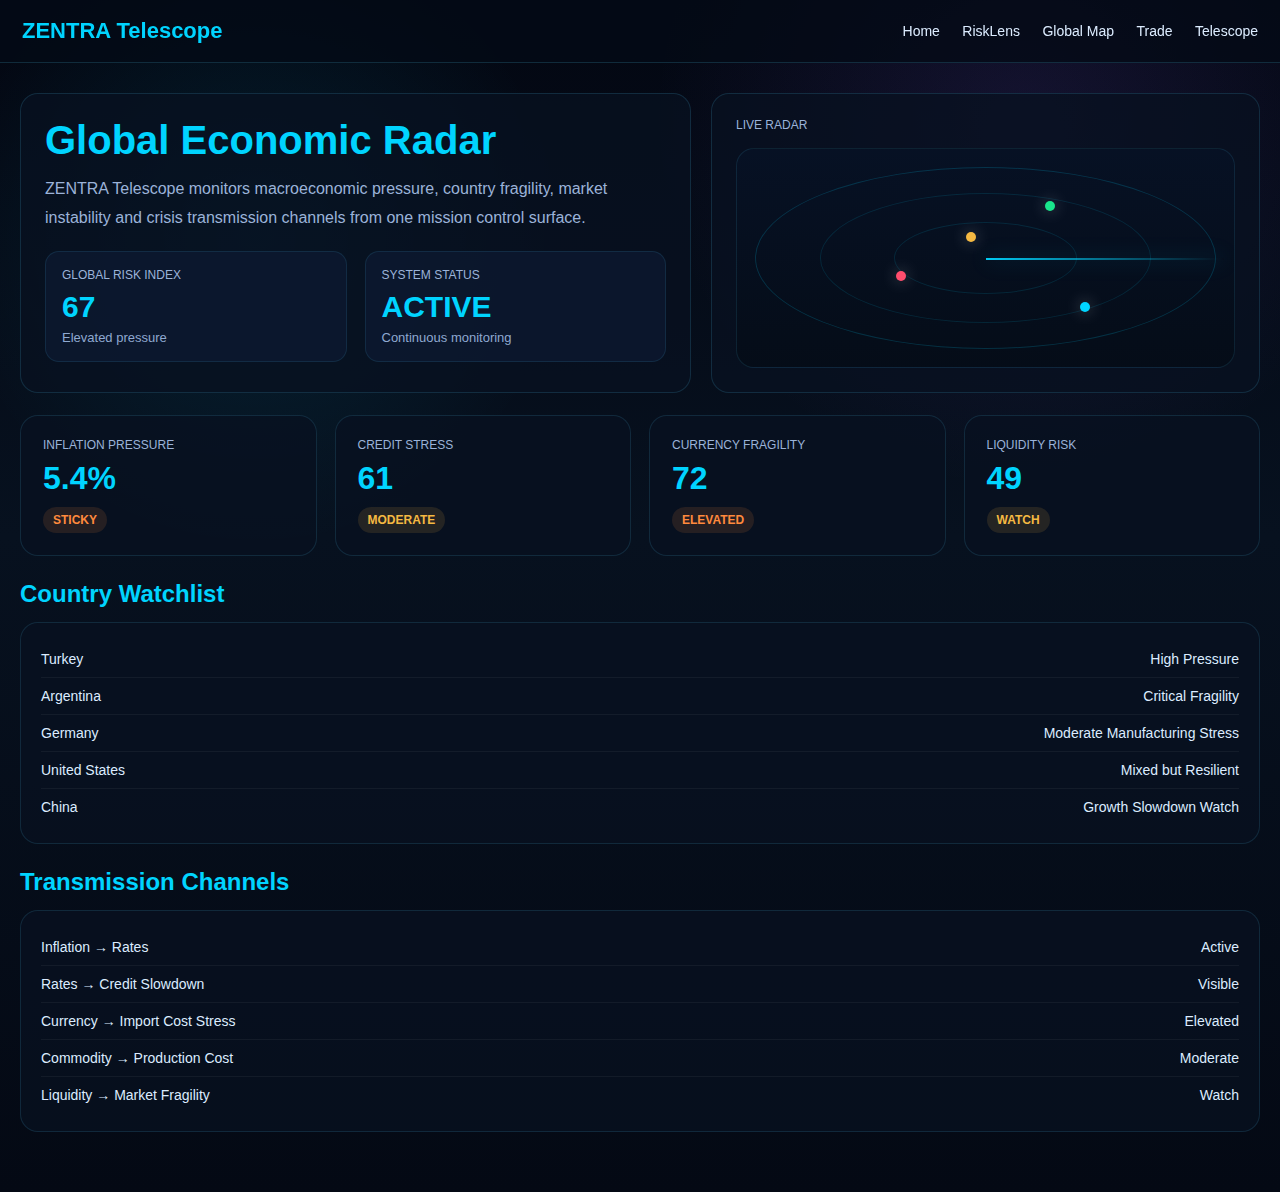
<file: apps/telescope/index.html>
<!doctype html>
<html lang="en">
<head>
<meta charset="utf-8">
<meta name="viewport" content="width=device-width,initial-scale=1">
<title>ZENTRA Global Economic Radar</title>

<style>
*{box-sizing:border-box;margin:0;padding:0}

:root{
--bg:#030712;
--panel:#081120;
--line:#163052;
--text:#eef6ff;
--muted:#9bb3d9;
--cyan:#00d4ff;
--violet:#8b5cf6;
--green:#19e68c;
--yellow:#f5b942;
--orange:#ff8a3d;
--red:#ff4d6d;
}

body{
font-family:Arial,sans-serif;
background:
radial-gradient(circle at 20% 20%, rgba(0,212,255,.10), transparent 22%),
radial-gradient(circle at 80% 10%, rgba(139,92,246,.12), transparent 25%),
linear-gradient(180deg,#030712,#07111f 45%,#040914);
color:var(--text);
overflow-x:hidden;
}

.topbar{
display:flex;
justify-content:space-between;
align-items:center;
padding:18px 22px;
background:rgba(4,10,22,.78);
border-bottom:1px solid rgba(76,201,240,.18);
position:sticky;
top:0;
z-index:20;
}

.brand{
color:var(--cyan);
font-size:22px;
font-weight:bold;
}

.menu a{
color:#dcecff;
text-decoration:none;
margin-left:18px;
font-size:14px;
}

.container{
max-width:1280px;
margin:auto;
padding:30px 20px 60px;
}

.hero{
display:grid;
grid-template-columns:1.1fr .9fr;
gap:20px;
margin-bottom:22px;
}

.panel{
background:rgba(8,17,32,.78);
border:1px solid rgba(76,201,240,.16);
border-radius:18px;
padding:24px;
}

.hero h1{
font-size:40px;
color:var(--cyan);
margin-bottom:12px;
}

.hero p{
color:var(--muted);
line-height:1.8;
max-width:800px;
}

.hud{
display:grid;
grid-template-columns:1fr 1fr;
gap:14px;
}

.metric{
background:rgba(12,24,48,.82);
border:1px solid rgba(76,201,240,.12);
border-radius:14px;
padding:16px;
}

.metric .label{
font-size:12px;
text-transform:uppercase;
color:var(--muted);
margin-bottom:8px;
}

.metric .value{
font-size:30px;
font-weight:bold;
color:var(--cyan);
}

.metric .sub{
margin-top:6px;
font-size:13px;
color:#8fa9d1;
}

.radar-box{
margin-top:16px;
min-height:220px;
background:linear-gradient(180deg, rgba(7,18,37,.95), rgba(5,13,24,.95));
border:1px solid rgba(76,201,240,.12);
border-radius:18px;
position:relative;
overflow:hidden;
}

.radar{
position:absolute;
inset:18px;
border-radius:50%;
border:1px solid rgba(0,212,255,.18);
}

.radar::before,.radar::after{
content:"";
position:absolute;
border-radius:50%;
border:1px solid rgba(0,212,255,.12);
}

.radar::before{inset:14%}
.radar::after{inset:30%}

.sweep{
position:absolute;
left:50%;
top:50%;
width:48%;
height:2px;
transform-origin:left center;
background:linear-gradient(90deg, rgba(0,212,255,.95), transparent);
box-shadow:0 0 20px rgba(0,212,255,.35);
animation:spin 4s linear infinite;
}

@keyframes spin{
from{transform:rotate(0deg)}
to{transform:rotate(360deg)}
}

.dot{
position:absolute;
width:10px;height:10px;border-radius:50%;
box-shadow:0 0 16px rgba(255,255,255,.35);
}
.d1{top:24%;left:62%;background:var(--green)}
.d2{top:56%;left:32%;background:var(--red)}
.d3{top:70%;left:69%;background:var(--cyan)}
.d4{top:38%;left:46%;background:var(--yellow)}

.grid{
display:grid;
grid-template-columns:repeat(4,1fr);
gap:18px;
margin-top:18px;
}

.card{
background:rgba(8,17,32,.78);
border:1px solid rgba(76,201,240,.14);
border-radius:18px;
padding:22px;
}

.card .label{
font-size:12px;
color:var(--muted);
text-transform:uppercase;
margin-bottom:8px;
}

.card .value{
font-size:32px;
font-weight:bold;
color:var(--cyan);
}

.band{
display:inline-block;
margin-top:10px;
padding:6px 10px;
border-radius:999px;
font-size:12px;
font-weight:bold;
text-transform:uppercase;
}

.low{color:var(--green);background:rgba(25,230,140,.12)}
.medium{color:var(--yellow);background:rgba(245,185,66,.12)}
.high{color:var(--orange);background:rgba(255,138,61,.12)}
.critical{color:var(--red);background:rgba(255,77,109,.12)}

.section{
margin-top:24px;
}

.section h2{
color:var(--cyan);
margin-bottom:14px;
}

.table{
background:rgba(8,17,32,.78);
border:1px solid rgba(76,201,240,.14);
border-radius:18px;
padding:18px 20px;
}

.row{
display:flex;
justify-content:space-between;
gap:16px;
padding:10px 0;
border-bottom:1px solid rgba(255,255,255,.05);
}

.row:last-child{border-bottom:none}

.row span{
color:#dcecff;
font-size:14px;
}

@media(max-width:1050px){
.hero{grid-template-columns:1fr}
.grid{grid-template-columns:repeat(2,1fr)}
}

@media(max-width:700px){
.grid{grid-template-columns:1fr}
.menu{display:none}
.hero h1{font-size:32px}
}
</style>
</head>

<body>

<div class="topbar">
  <div class="brand">ZENTRA Telescope</div>
  <div class="menu">
    <a href="/">Home</a>
    <a href="/risklens/dashboard.html">RiskLens</a>
    <a href="/risklens/worldmap.html">Global Map</a>
    <a href="/trade">Trade</a>
    <a href="/telescope">Telescope</a>
  </div>
</div>

<div class="container">

  <div class="hero">
    <div class="panel">
      <h1>Global Economic Radar</h1>
      <p>
        ZENTRA Telescope monitors macroeconomic pressure, country fragility,
        market instability and crisis transmission channels from one mission control surface.
      </p>

      <div class="grid" style="grid-template-columns:repeat(2,1fr);margin-top:18px;">
        <div class="metric">
          <div class="label">Global Risk Index</div>
          <div class="value">67</div>
          <div class="sub">Elevated pressure</div>
        </div>

        <div class="metric">
          <div class="label">System Status</div>
          <div class="value">ACTIVE</div>
          <div class="sub">Continuous monitoring</div>
        </div>
      </div>
    </div>

    <div class="panel">
      <div class="label" style="font-size:12px;color:#9bb3d9;text-transform:uppercase;">Live Radar</div>
      <div class="radar-box">
        <div class="radar"></div>
        <div class="sweep"></div>
        <div class="dot d1"></div>
        <div class="dot d2"></div>
        <div class="dot d3"></div>
        <div class="dot d4"></div>
      </div>
    </div>
  </div>

  <div class="grid">
    <div class="card">
      <div class="label">Inflation Pressure</div>
      <div class="value">5.4%</div>
      <div class="band high">Sticky</div>
    </div>

    <div class="card">
      <div class="label">Credit Stress</div>
      <div class="value">61</div>
      <div class="band medium">Moderate</div>
    </div>

    <div class="card">
      <div class="label">Currency Fragility</div>
      <div class="value">72</div>
      <div class="band high">Elevated</div>
    </div>

    <div class="card">
      <div class="label">Liquidity Risk</div>
      <div class="value">49</div>
      <div class="band medium">Watch</div>
    </div>
  </div>

  <div class="section">
    <h2>Country Watchlist</h2>
    <div class="table">
      <div class="row"><span>Turkey</span><span>High Pressure</span></div>
      <div class="row"><span>Argentina</span><span>Critical Fragility</span></div>
      <div class="row"><span>Germany</span><span>Moderate Manufacturing Stress</span></div>
      <div class="row"><span>United States</span><span>Mixed but Resilient</span></div>
      <div class="row"><span>China</span><span>Growth Slowdown Watch</span></div>
    </div>
  </div>

  <div class="section">
    <h2>Transmission Channels</h2>
    <div class="table">
      <div class="row"><span>Inflation → Rates</span><span>Active</span></div>
      <div class="row"><span>Rates → Credit Slowdown</span><span>Visible</span></div>
      <div class="row"><span>Currency → Import Cost Stress</span><span>Elevated</span></div>
      <div class="row"><span>Commodity → Production Cost</span><span>Moderate</span></div>
      <div class="row"><span>Liquidity → Market Fragility</span><span>Watch</span></div>
    </div>
  </div>

</div>

</body>
            </html>
</file>
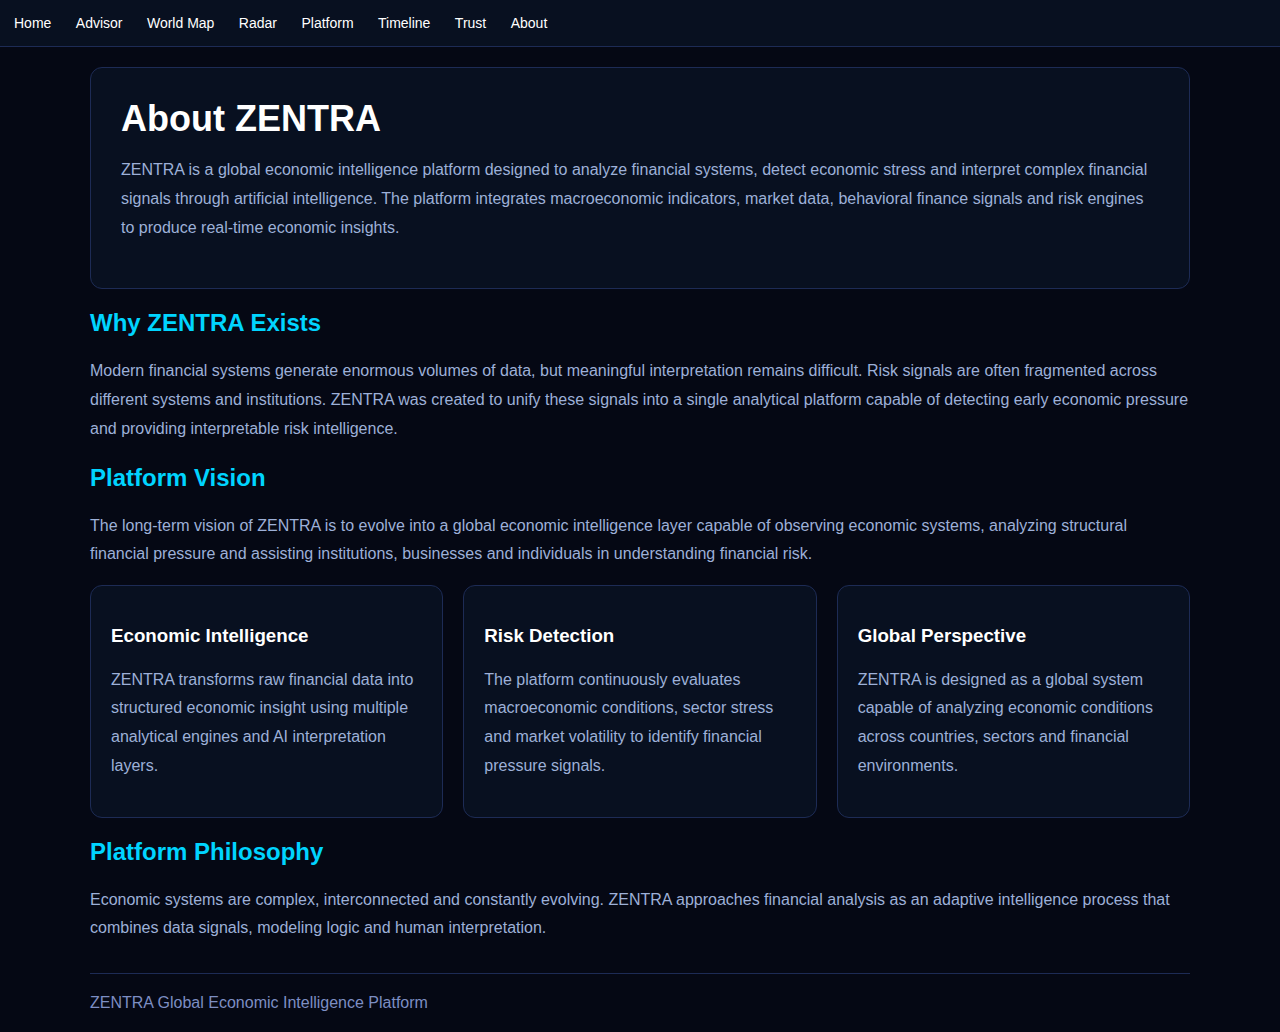
<file: about.html>
<!DOCTYPE html>
<html lang="tr">
<head>

<meta charset="UTF-8">
<meta name="viewport" content="width=device-width, initial-scale=1.0">

<title>About ZENTRA</title>

<style>

:root{
--bg:#050814;
--panel:#081020;
--line:#1d2b55;
--text:#ffffff;
--muted:#9db0d8;
--cyan:#00d4ff;
--green:#19e68c;
}

body{
background:var(--bg);
color:var(--text);
font-family:Arial;
margin:0;
}

nav{
background:var(--panel);
padding:14px;
border-bottom:1px solid var(--line);
}

nav a{
color:white;
margin-right:20px;
text-decoration:none;
font-size:14px;
}

.container{
max-width:1100px;
margin:auto;
padding:20px;
}

.hero{
background:var(--panel);
padding:30px;
border-radius:12px;
border:1px solid var(--line);
margin-bottom:20px;
}

.grid{
display:grid;
grid-template-columns:repeat(3,1fr);
gap:20px;
}

.card{
background:var(--panel);
padding:20px;
border-radius:12px;
border:1px solid var(--line);
}

h1{
font-size:36px;
margin:0;
}

h2{
color:var(--cyan);
}

p{
line-height:1.8;
color:var(--muted);
}

footer{
margin-top:30px;
border-top:1px solid var(--line);
padding-top:20px;
color:#7d8ec3;
}

@media(max-width:900px){
.grid{
grid-template-columns:1fr;
}
}

</style>

</head>

<body>

<nav>

<a href="index.html">Home</a>
<a href="advisor.html">Advisor</a>
<a href="global-map.html">World Map</a>
<a href="economic-radar.html">Radar</a>
<a href="platform-page.html">Platform</a>
<a href="economic-timeline.html">Timeline</a>
<a href="trust.html">Trust</a>
<a href="about.html">About</a>

</nav>

<div class="container">

<div class="hero">

<h1>About ZENTRA</h1>

<p>

ZENTRA is a global economic intelligence platform designed to analyze financial systems, detect economic stress and interpret complex financial signals through artificial intelligence.

The platform integrates macroeconomic indicators, market data, behavioral finance signals and risk engines to produce real-time economic insights.

</p>

</div>

<h2>Why ZENTRA Exists</h2>

<p>

Modern financial systems generate enormous volumes of data, but meaningful interpretation remains difficult. Risk signals are often fragmented across different systems and institutions.

ZENTRA was created to unify these signals into a single analytical platform capable of detecting early economic pressure and providing interpretable risk intelligence.

</p>

<h2>Platform Vision</h2>

<p>

The long-term vision of ZENTRA is to evolve into a global economic intelligence layer capable of observing economic systems, analyzing structural financial pressure and assisting institutions, businesses and individuals in understanding financial risk.

</p>

<div class="grid">

<div class="card">

<h3>Economic Intelligence</h3>

<p>

ZENTRA transforms raw financial data into structured economic insight using multiple analytical engines and AI interpretation layers.

</p>

</div>

<div class="card">

<h3>Risk Detection</h3>

<p>

The platform continuously evaluates macroeconomic conditions, sector stress and market volatility to identify financial pressure signals.

</p>

</div>

<div class="card">

<h3>Global Perspective</h3>

<p>

ZENTRA is designed as a global system capable of analyzing economic conditions across countries, sectors and financial environments.

</p>

</div>

</div>

<h2>Platform Philosophy</h2>

<p>

Economic systems are complex, interconnected and constantly evolving. ZENTRA approaches financial analysis as an adaptive intelligence process that combines data signals, modeling logic and human interpretation.

</p>

<footer>

ZENTRA Global Economic Intelligence Platform

</footer>

</div>

</body>
</html>
</file>
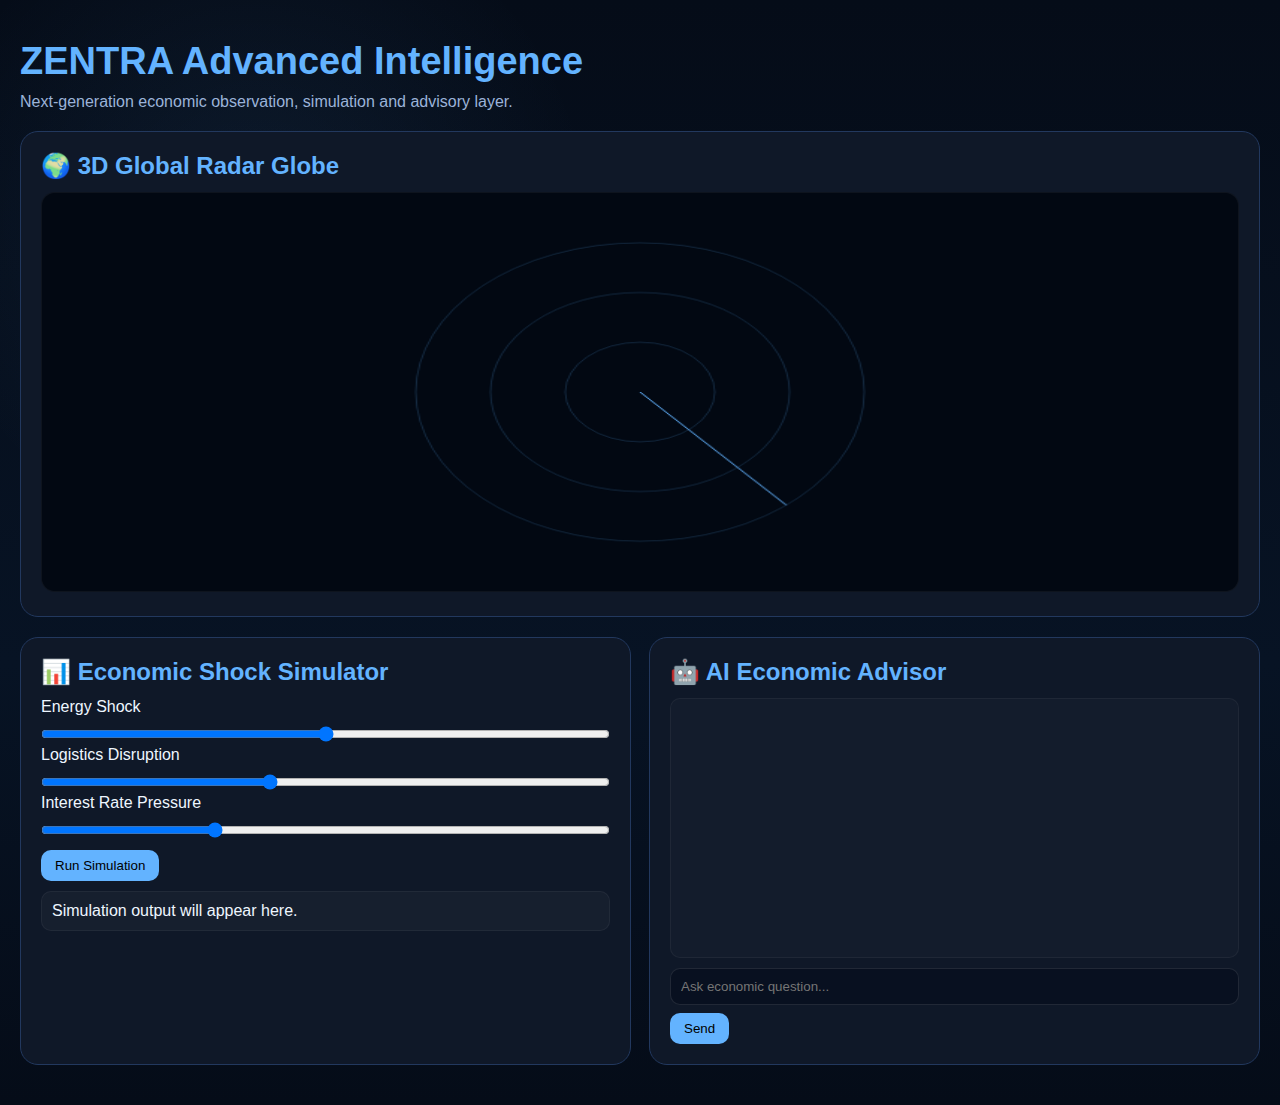
<file: advanced-intelligence.html>
<!DOCTYPE html>
<html lang="en">
<head>
<meta charset="UTF-8">
<meta name="viewport" content="width=device-width, initial-scale=1.0">
<title>ZENTRA Advanced Intelligence</title>

<style>
*{box-sizing:border-box;margin:0;padding:0}

:root{
--bg:#050c18;
--panel:#0f1828;
--line:#22385e;
--text:#eef6ff;
--muted:#9bb3d9;
--cyan:#63b3ff;
--green:#45d483;
--orange:#ff9d57;
--red:#ff5c70;
--yellow:#ffd166;
}

body{
font-family:Arial, sans-serif;
background:
radial-gradient(circle at 20% 20%, rgba(99,179,255,.08), transparent 25%),
linear-gradient(180deg,#050c18,#071324 60%,#050c18);
color:var(--text);
}

.container{
max-width:1300px;
margin:auto;
padding:40px 20px;
}

h1{
color:var(--cyan);
font-size:38px;
margin-bottom:10px;
}

.section{
background:var(--panel);
border:1px solid var(--line);
border-radius:18px;
padding:20px;
margin-top:20px;
}

.section h2{
margin-bottom:12px;
color:var(--cyan);
}

.grid{
display:grid;
grid-template-columns:1fr 1fr;
gap:18px;
}

canvas{
width:100%;
height:400px;
background:#020812;
border-radius:14px;
border:1px solid rgba(255,255,255,.05);
}

.slider{
width:100%;
margin-top:10px;
}

.result{
margin-top:10px;
padding:10px;
border-radius:10px;
background:rgba(255,255,255,.03);
border:1px solid rgba(255,255,255,.05);
}

.chatbox{
height:260px;
overflow:auto;
border:1px solid rgba(255,255,255,.05);
padding:10px;
border-radius:10px;
margin-bottom:10px;
background:rgba(255,255,255,.02);
}

.msg{
margin-bottom:8px;
}

.user{color:#8fd7ff}
.ai{color:#ffd166}

input[type=text]{
width:100%;
padding:10px;
border-radius:10px;
border:1px solid rgba(255,255,255,.1);
background:#081020;
color:white;
}

button{
margin-top:8px;
padding:8px 14px;
border:none;
border-radius:10px;
background:var(--cyan);
color:black;
cursor:pointer;
}

</style>
</head>

<body>

<div class="container">

<h1>ZENTRA Advanced Intelligence</h1>
<p style="color:var(--muted)">
Next-generation economic observation, simulation and advisory layer.
</p>

<div class="section">

<h2>🌍 3D Global Radar Globe</h2>

<canvas id="radar"></canvas>

</div>

<div class="grid">

<div class="section">

<h2>📊 Economic Shock Simulator</h2>

<label>Energy Shock</label>
<input type="range" class="slider" id="energy" min="0" max="100" value="50">

<label>Logistics Disruption</label>
<input type="range" class="slider" id="logistics" min="0" max="100" value="40">

<label>Interest Rate Pressure</label>
<input type="range" class="slider" id="rates" min="0" max="100" value="30">

<button onclick="simulate()">Run Simulation</button>

<div class="result" id="result">
Simulation output will appear here.
</div>

</div>

<div class="section">

<h2>🤖 AI Economic Advisor</h2>

<div class="chatbox" id="chat"></div>

<input type="text" id="msg" placeholder="Ask economic question...">
<button onclick="send()">Send</button>

</div>

</div>

</div>

<script>

/* 3D radar style canvas animation */

const canvas=document.getElementById("radar")
const ctx=canvas.getContext("2d")

canvas.width=800
canvas.height=400

let angle=0

function draw(){

ctx.clearRect(0,0,canvas.width,canvas.height)

ctx.beginPath()
ctx.arc(400,200,150,0,Math.PI*2)
ctx.strokeStyle="rgba(99,179,255,.2)"
ctx.stroke()

ctx.beginPath()
ctx.arc(400,200,100,0,Math.PI*2)
ctx.stroke()

ctx.beginPath()
ctx.arc(400,200,50,0,Math.PI*2)
ctx.stroke()

ctx.beginPath()
ctx.moveTo(400,200)
ctx.lineTo(
400+150*Math.cos(angle),
200+150*Math.sin(angle)
)
ctx.strokeStyle="#63b3ff"
ctx.stroke()

angle+=0.02

requestAnimationFrame(draw)

}

draw()


/* economic simulator */

function simulate(){

let energy=document.getElementById("energy").value
let logistics=document.getElementById("logistics").value
let rates=document.getElementById("rates").value

let risk=(+energy*0.4)+(+logistics*0.35)+(+rates*0.25)

let level="Stable"

if(risk>70) level="Critical Risk"
else if(risk>50) level="Elevated"
else if(risk>30) level="Watch"

document.getElementById("result").innerHTML=

"Global Risk Score: "+Math.round(risk)+"<br>"+
"System State: "+level

}


/* AI advisor demo */

function send(){

let input=document.getElementById("msg")
let text=input.value

if(!text) return

let chat=document.getElementById("chat")

chat.innerHTML+="<div class='msg user'>You: "+text+"</div>"

let reply="Economic pressure is increasing across energy and logistics sectors. Monitor supply chain disruptions."

if(text.toLowerCase().includes("oil"))
reply="Oil shocks increase logistics costs and industrial production stress."

if(text.toLowerCase().includes("trade"))
reply="Trade opportunities may appear where supply gaps exist."

chat.innerHTML+="<div class='msg ai'>AI: "+reply+"</div>"

chat.scrollTop=chat.scrollHeight

input.value=""

}

</script>

</body>
</html>
</file>
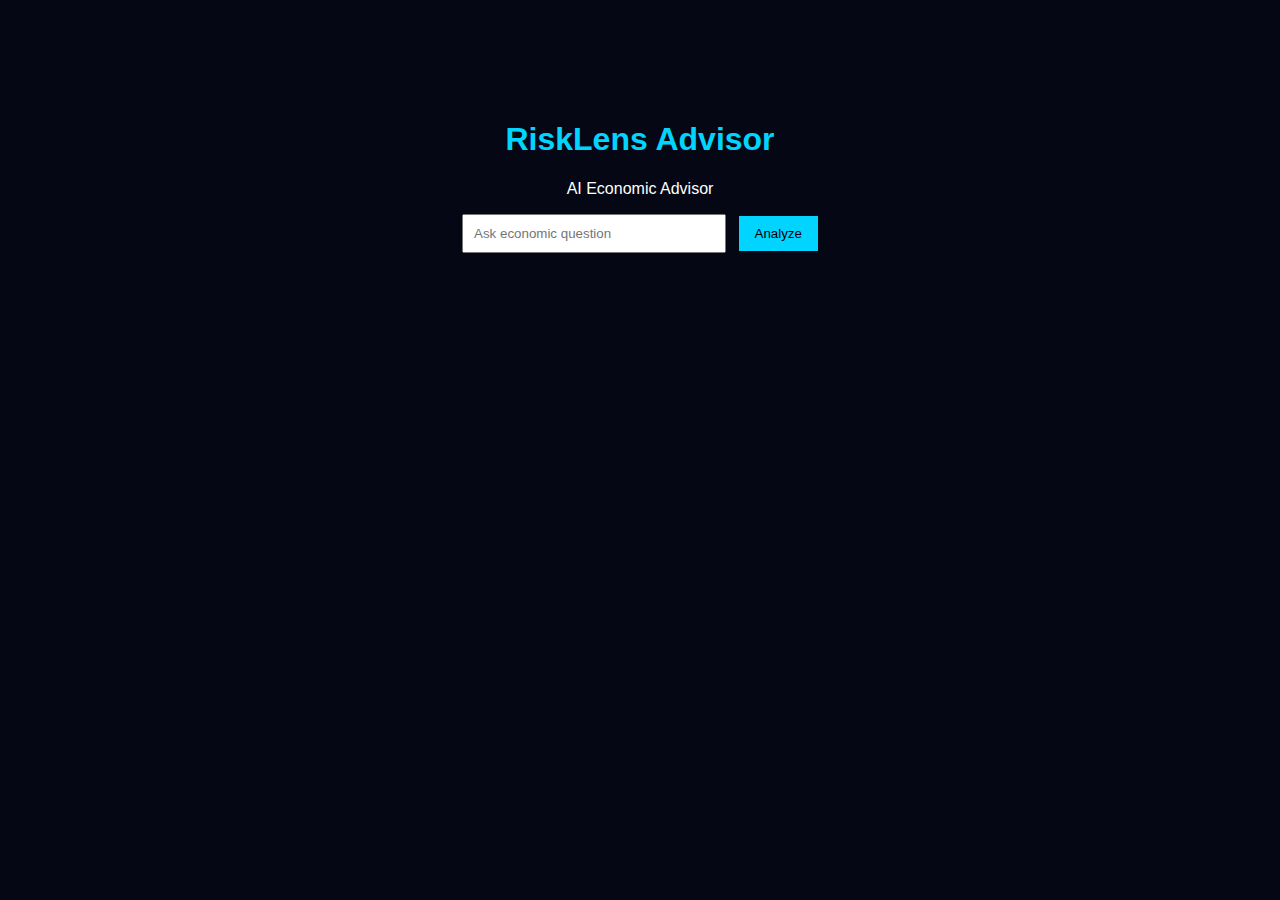
<file: advisor.html>
<!doctype html>
<html>
<head>
<title>RiskLens Advisor</title>
<style>
body{
background:#050814;
color:white;
text-align:center;
padding-top:100px;
font-family:Arial;
margin:0;
}
h1{
color:#00d4ff;
}
input{
padding:10px;
width:240px;
}
button{
padding:10px 16px;
margin-left:8px;
background:#00d4ff;
border:none;
cursor:pointer;
}
#result{
margin-top:20px;
color:#9aa8c7;
}
</style>
</head>
<body>

<h1>RiskLens Advisor</h1>
<p>AI Economic Advisor</p>

<input id="q" placeholder="Ask economic question">
<button onclick="run()">Analyze</button>

<p id="result"></p>

<script>
function run(){
let q=document.getElementById("q").value.toLowerCase()
let result="No analysis available."

if(q.includes("inflation")){
result="Inflation risk increasing globally."
}
if(q.includes("bank")){
result="Banking sector volatility detected."
}
if(q.includes("oil")){
result="Oil market risk elevated."
}

document.getElementById("result").innerHTML=result
}
</script>

</body>
</html>
</file>
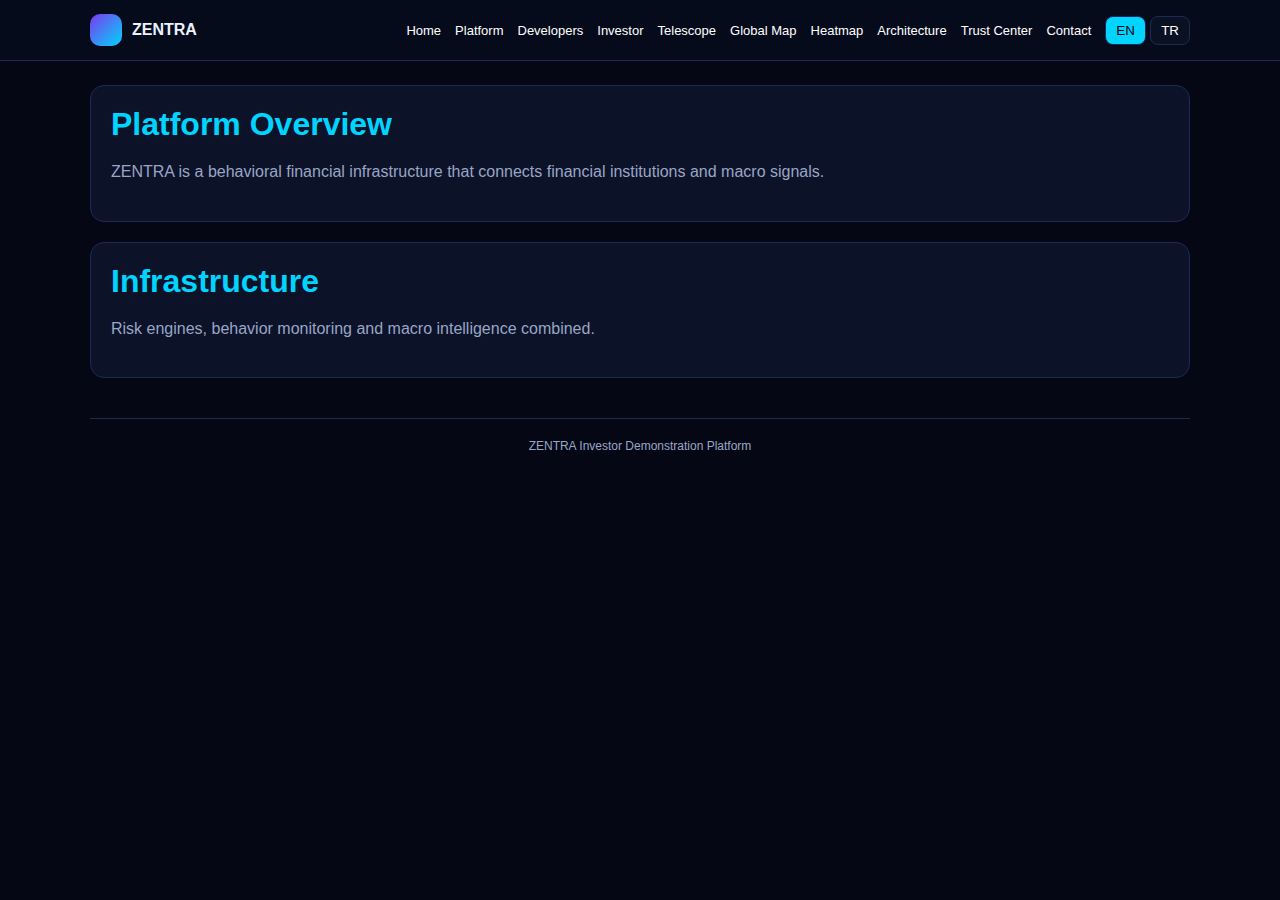
<file: architecture.html>
<!doctype html>
<html lang="en">

<head>

<meta charset="utf-8">
<meta name="viewport" content="width=device-width, initial-scale=1">

<title>ZENTRA Platform</title>

<style>

:root{
--bg:#050814;
--card:#0c1228;
--line:#1e2a55;
--text:#eaf2ff;
--muted:#99a6c6;
--cyan:#00d4ff;
--green:#19e68c;
--violet:#7c3aed;
}

body{
margin:0;
background:var(--bg);
color:var(--text);
font-family:Arial,sans-serif;
}

.topbar{
background:#060b1c;
border-bottom:1px solid var(--line);
}

.topin{
max-width:1100px;
margin:auto;
display:flex;
justify-content:space-between;
align-items:center;
padding:14px 20px;
flex-wrap:wrap;
}

.logo{
width:32px;
height:32px;
border-radius:10px;
background:linear-gradient(135deg,var(--violet),var(--cyan));
}

nav{
display:flex;
gap:14px;
flex-wrap:wrap;
align-items:center;
}

nav a{
color:white;
text-decoration:none;
font-size:13px;
}

.lang button{
border:1px solid var(--line);
background:#0a1122;
color:white;
padding:6px 10px;
border-radius:8px;
cursor:pointer;
}

.lang button.active{
background:var(--cyan);
color:black;
}

.wrap{
max-width:1100px;
margin:auto;
padding:24px;
}

.card{
background:var(--card);
border:1px solid var(--line);
border-radius:14px;
padding:20px;
margin-bottom:20px;
}

h1{
color:var(--cyan);
margin:0 0 10px 0;
}

p{
color:var(--muted);
line-height:1.6;
}

footer{
text-align:center;
color:#99a6c6;
font-size:12px;
margin-top:40px;
padding-top:20px;
border-top:1px solid var(--line);
}

</style>

</head>


<body>


<div class="topbar">

<div class="topin">

<div style="display:flex;align-items:center;gap:10px">

<div class="logo"></div>

<strong>ZENTRA</strong>

</div>


<nav>

<a href="index.html" data-t="home">Home</a>

<a href="platform.html" data-t="platform">Platform</a>

<a href="developer.html" data-t="dev">Developers</a>

<a href="investor.html" data-t="investor">Investor</a>

<a href="telescope.html" data-t="telescope">Telescope</a>

<a href="network.html" data-t="network">Global Map</a>

<a href="heatmap.html" data-t="heatmap">Heatmap</a>

<a href="architecture.html" data-t="architecture">Architecture</a>

<a href="trust.html" data-t="trust">Trust</a>

<a href="#contact" data-t="contact">Contact</a>

<div class="lang">

<button id="lang-en" class="active">EN</button>

<button id="lang-tr">TR</button>

</div>

</nav>

</div>

</div>



<div class="wrap">

<section class="card">

<h1 data-t="title">Platform Overview</h1>

<p data-t="subtitle">

ZENTRA is a behavioral financial infrastructure that connects
financial institutions, payment networks and macro intelligence
into a unified risk observation system.

</p>

</section>


<section class="card">

<h1 data-t="section2">Infrastructure</h1>

<p data-t="section2text">

The platform combines behavioral analytics, risk engines,
security monitoring and macro signals to detect financial stress
before traditional systems react.

</p>

</section>


<footer>

<span data-t="footer">

ZENTRA Investor Demonstration Platform

</span>

</footer>

</div>



<script>

const dict = {

en:{
home:"Home",
platform:"Platform",
dev:"Developers",
investor:"Investor",
telescope:"Telescope",
network:"Global Map",
heatmap:"Heatmap",
architecture:"Architecture",
trust:"Trust Center",
contact:"Contact",
title:"Platform Overview",
subtitle:"ZENTRA is a behavioral financial infrastructure that connects financial institutions and macro signals.",
section2:"Infrastructure",
section2text:"Risk engines, behavior monitoring and macro intelligence combined.",
footer:"ZENTRA Investor Demonstration Platform"
},

tr:{
home:"Ana Sayfa",
platform:"Platform",
dev:"Geliştiriciler",
investor:"Yatırımcı",
telescope:"Teleskop",
network:"Küresel Harita",
heatmap:"Risk Haritası",
architecture:"Mimari",
trust:"Güven Merkezi",
contact:"İletişim",
title:"Platform Genel Bakış",
subtitle:"ZENTRA finansal davranışı analiz eden bir finans altyapısıdır.",
section2:"Altyapı",
section2text:"Risk motorları, davranış analizi ve makro finans sinyalleri birleşir.",
footer:"ZENTRA Yatırımcı Demonstrasyon Platformu"
}

}

function setLang(lang){

document.querySelectorAll("[data-t]").forEach(el=>{

const key = el.getAttribute("data-t")

if(dict[lang][key]){
el.textContent = dict[lang][key]
}

})

document.getElementById("lang-en").classList.toggle("active",lang==="en")
document.getElementById("lang-tr").classList.toggle("active",lang==="tr")

}

document.getElementById("lang-en").onclick = ()=>setLang("en")

document.getElementById("lang-tr").onclick = ()=>setLang("tr")

setLang("en")

</script>


</body>
</html>
</file>
